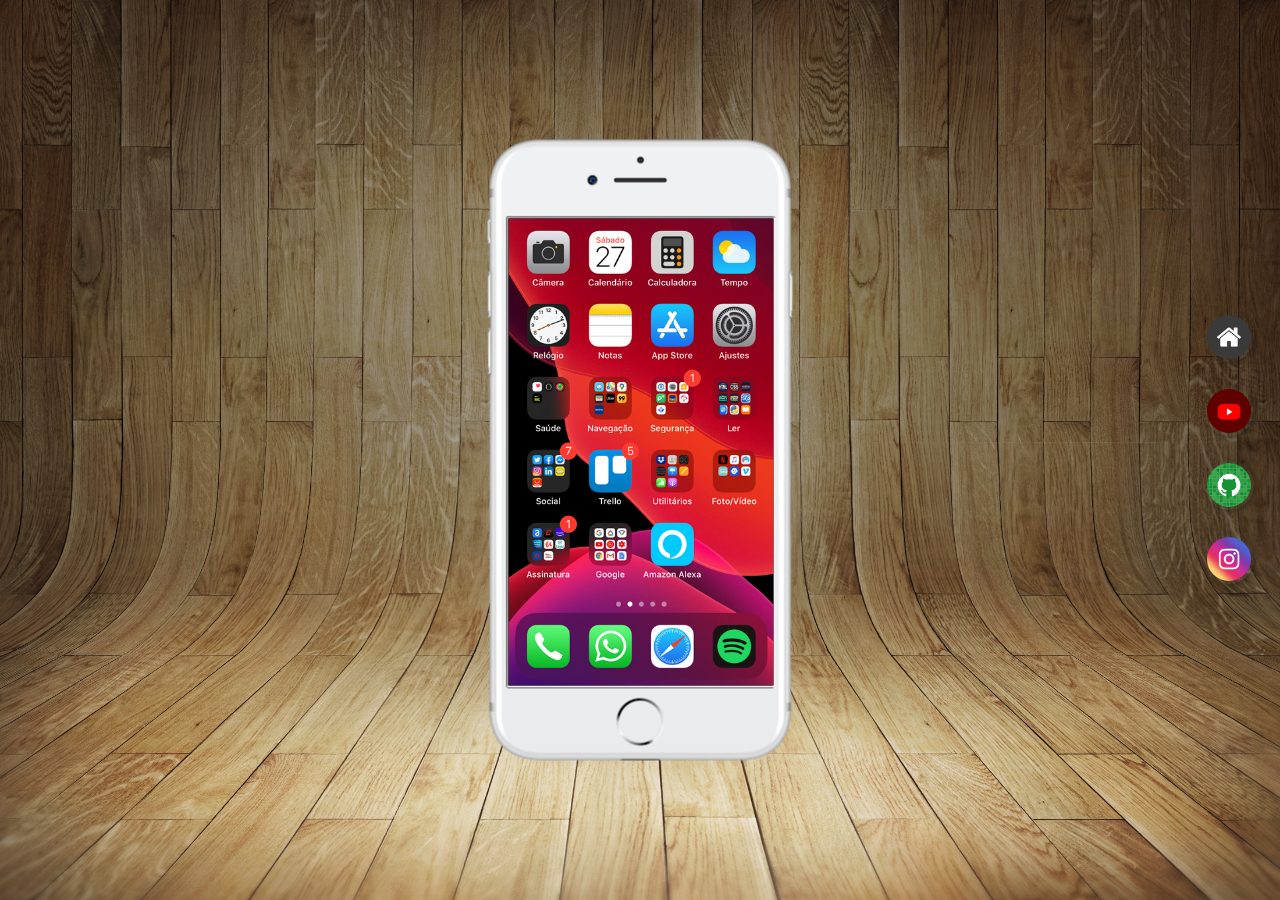
<file: index.html>
<!DOCTYPE html>
<html lang="pt-BR">
<head>
    <meta charset="UTF-8">
    <meta name="viewport" content="width=device-width, initial-scale=1.0">
    <title>Projeto Redes Sociais</title>
    <link rel="shortcut icon" href="favicon.ico" type="image/x-icon">
    <link rel="stylesheet" href="estilos/style.css">
</head>
<body>
    <main>
        <section id="celular">
            <iframe src="home.html" name="tela" id="tela"></iframe>
        </section>
        <section id="redes-sociais">
            <a href="home.html" target="tela"><img src="pacote-d013/imagens/logo-home.jpg" alt="Home"></a>
            <a href="youtube.html" target="tela"><img src="pacote-d013/imagens/logo-youtube.jpg" alt="Youtube"></a>
            <a href="github.html" target="tela"><img src="pacote-d013/imagens/logo-github.jpg" alt="Github"></a>
            <a href="instagram.html" target="tela"><img src="pacote-d013/imagens/logo-instagram.jpg" alt="Instagram"></a>
        </section>
    </main>
</body>
</html>
</file>
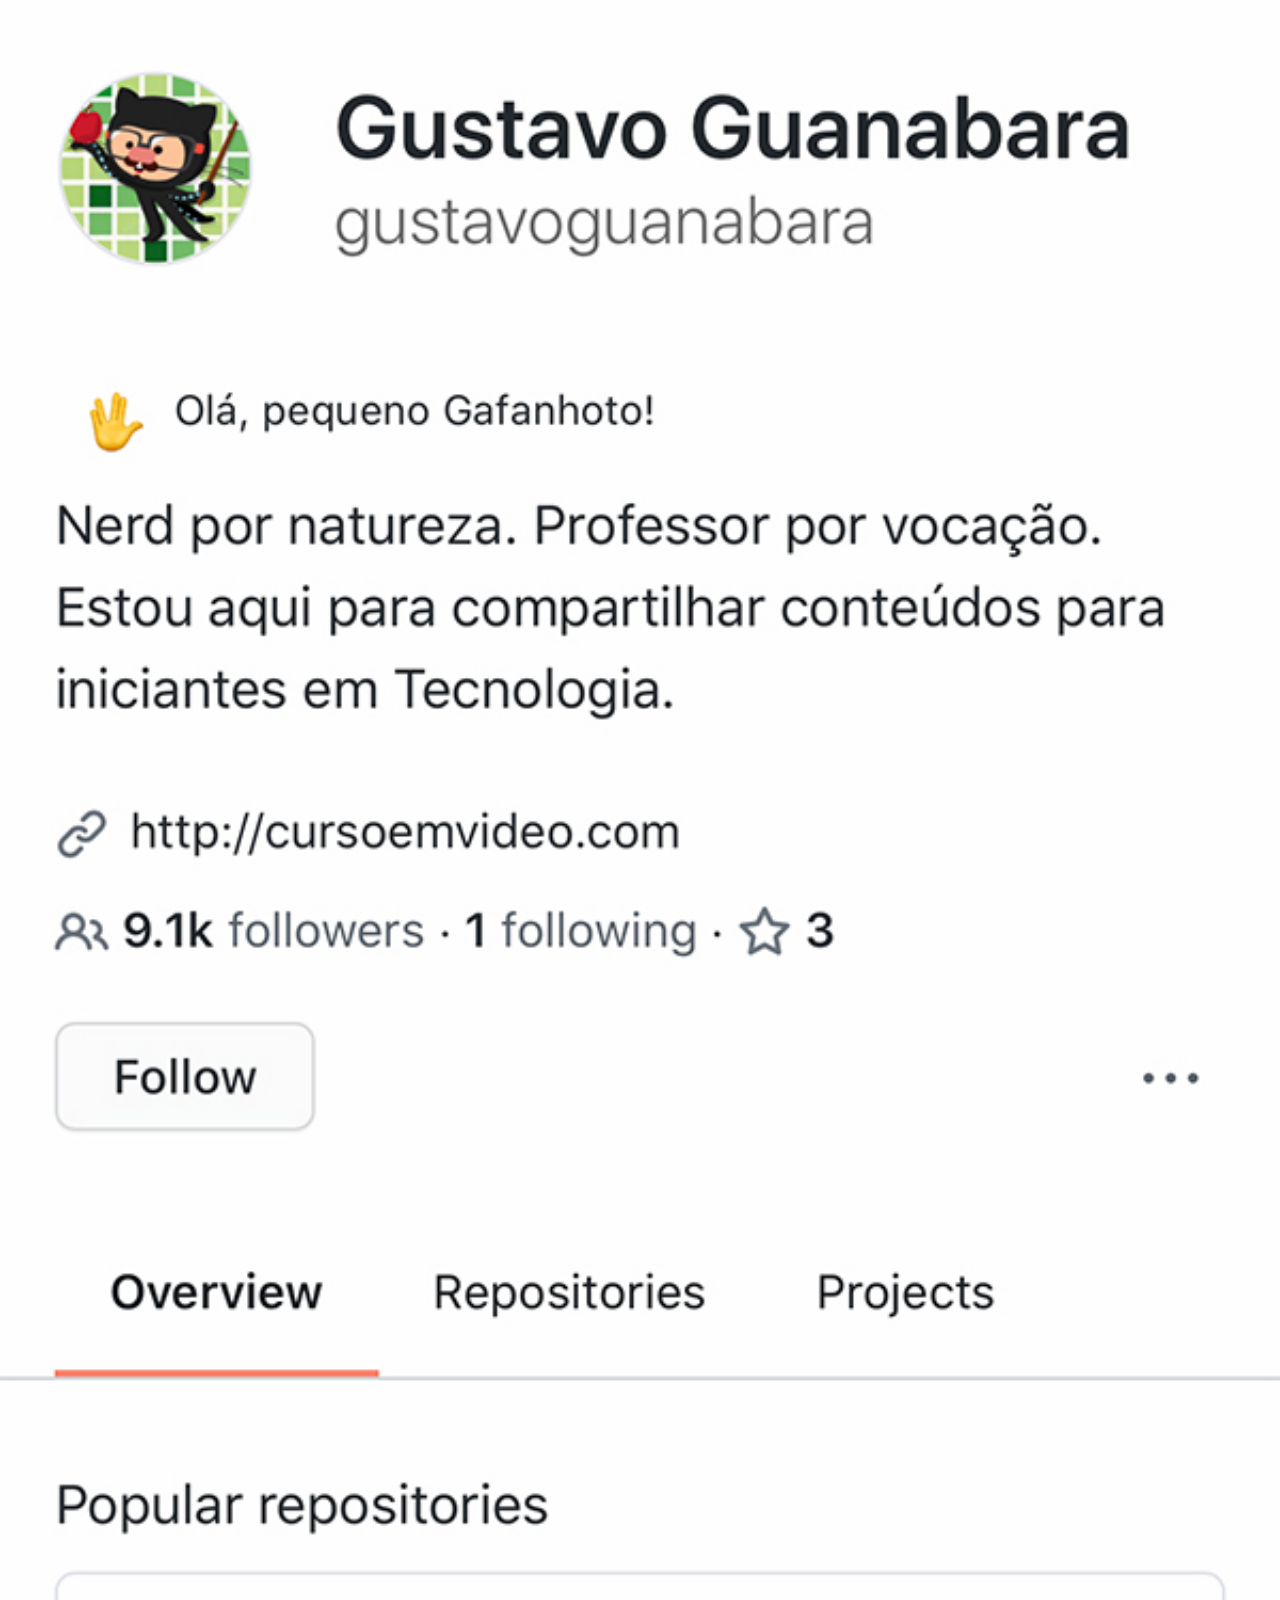
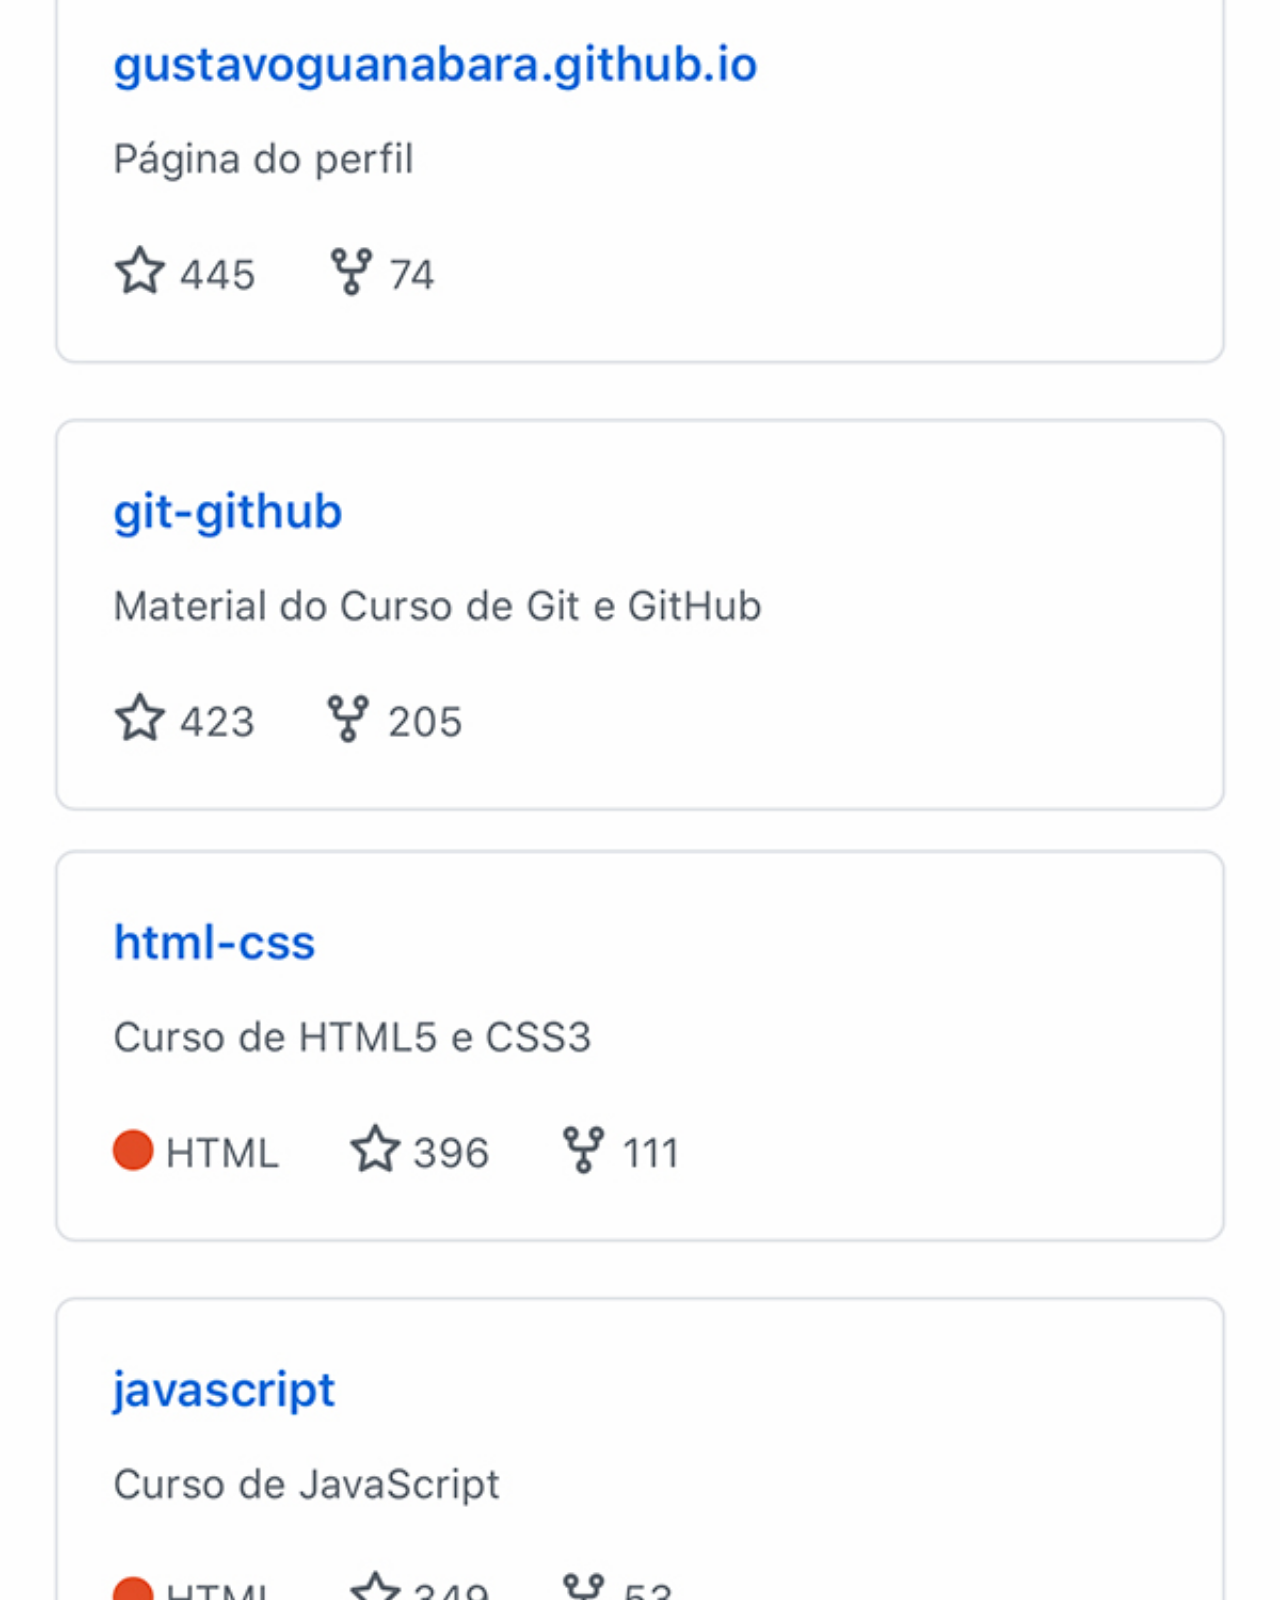
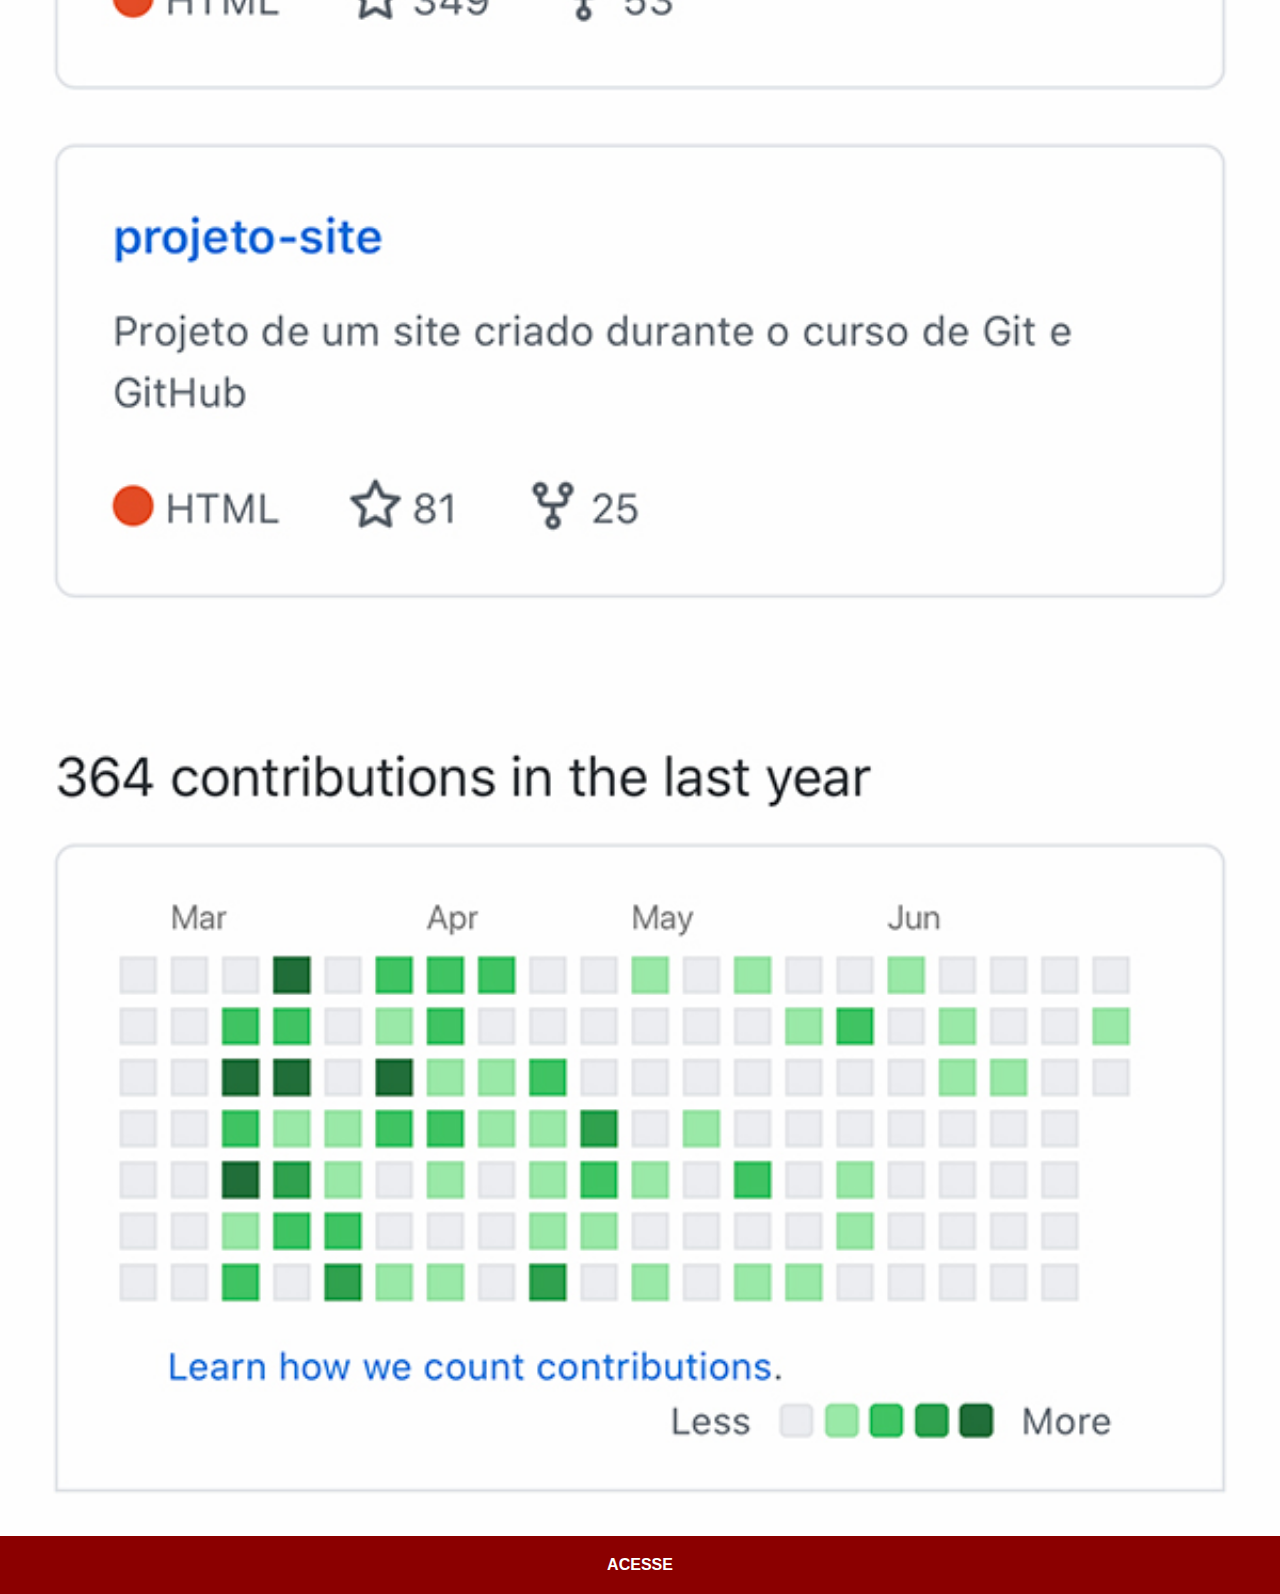
<file: github.html>
<!DOCTYPE html>
<html lang="pt-BR">
<head>
    <meta charset="UTF-8">
    <meta name="viewport" content="width=device-width, initial-scale=1.0">
    <title>Github</title>
    <link rel="stylesheet" href="estilos/social.css">
</head>
<body>
    <img src="pacote-d013/imagens/tela-github.jpg" alt="Github">
    <a href="https://github.com/NicholasRieger" target="_blank" rel="noopener noreferrer">ACESSE</a>
</body>
</html>
</file>
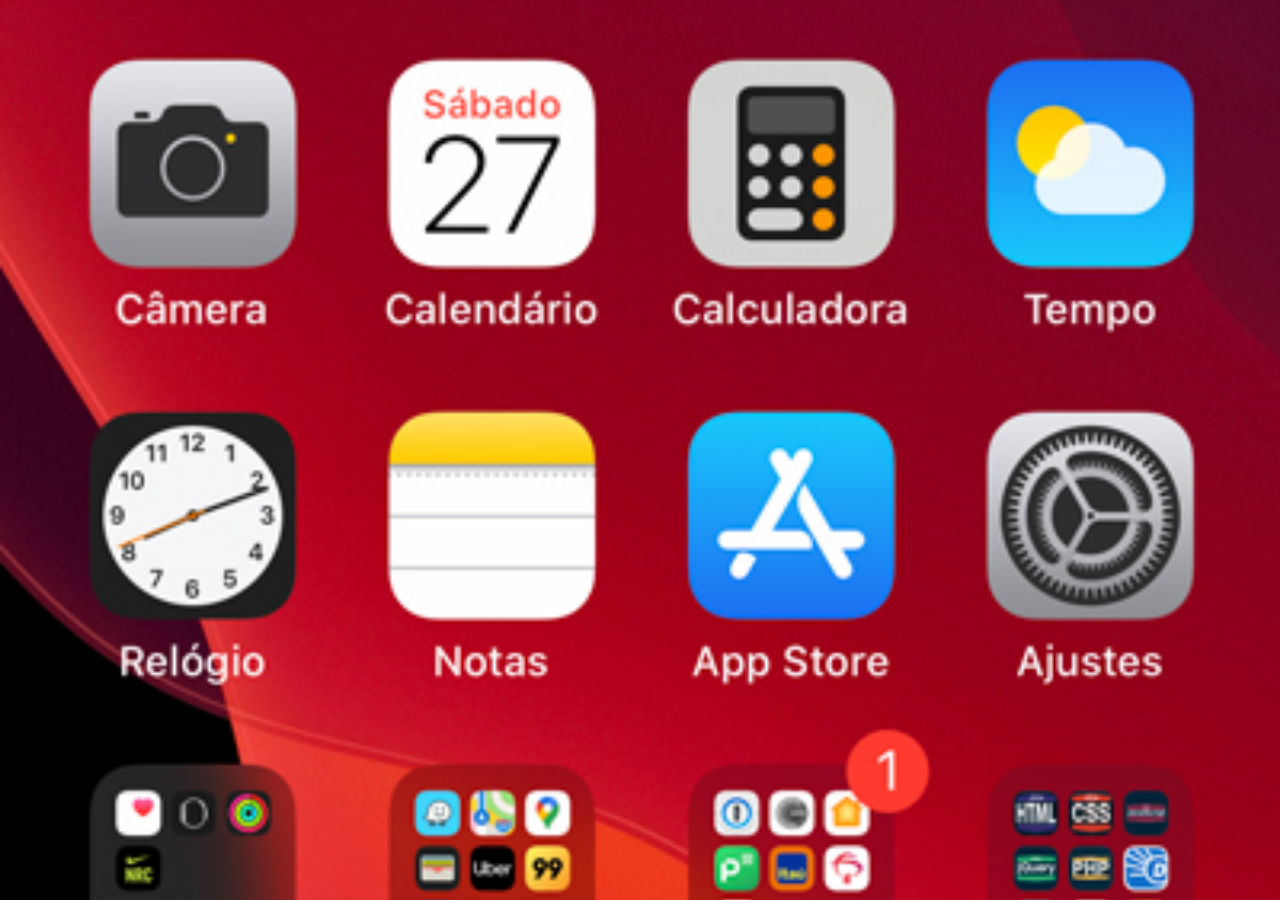
<file: home.html>
<!DOCTYPE html>
<html lang="pt-BR">
<head>
    <meta charset="UTF-8">
    <meta name="viewport" content="width=device-width, initial-scale=1.0">
    <title>Home</title>
    <style>
        *{
            margin: 0px;
            padding: 0px;
        }

        body{
            width: 100vw;
            height: 100vh;
            background: black url('./pacote-d013/imagens/tela-home.jpg') top center / cover no-repeat;
        }
    </style>
</head>
<body>
    
</body>
</html>
</file>
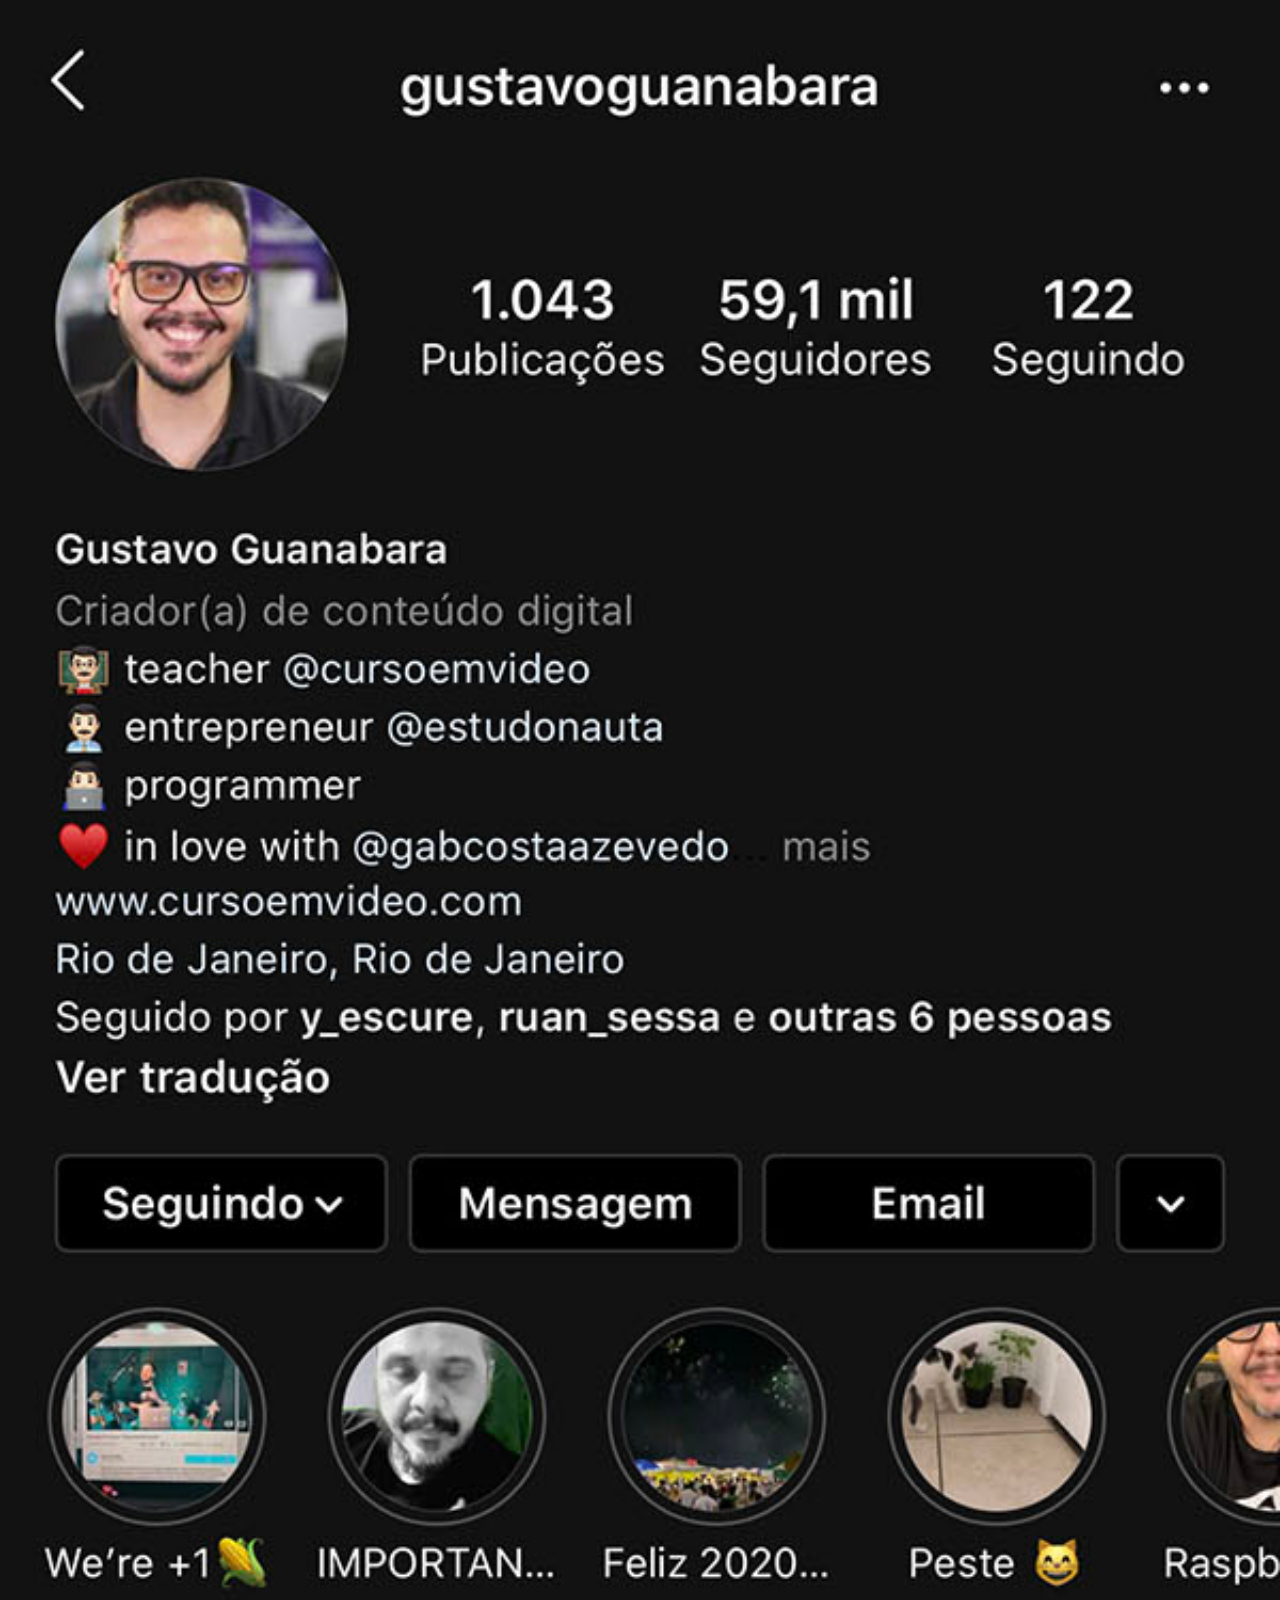
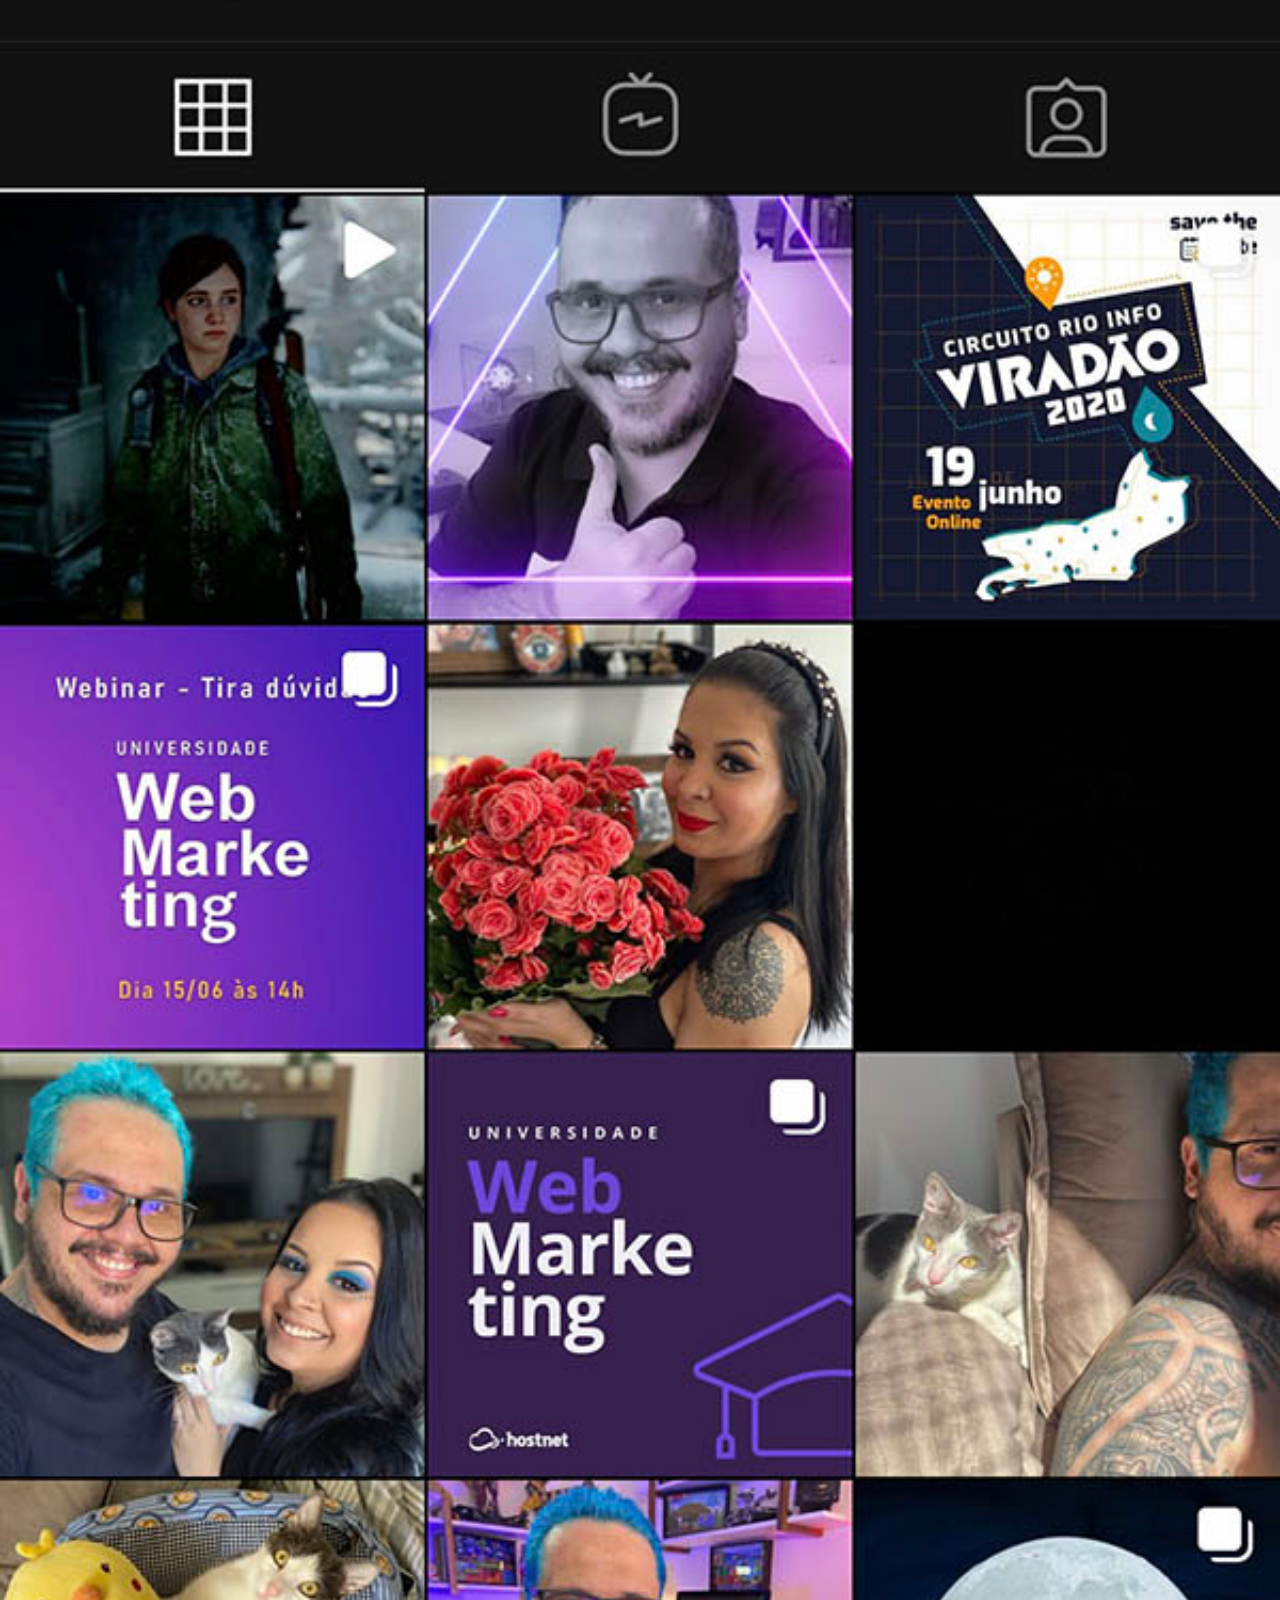
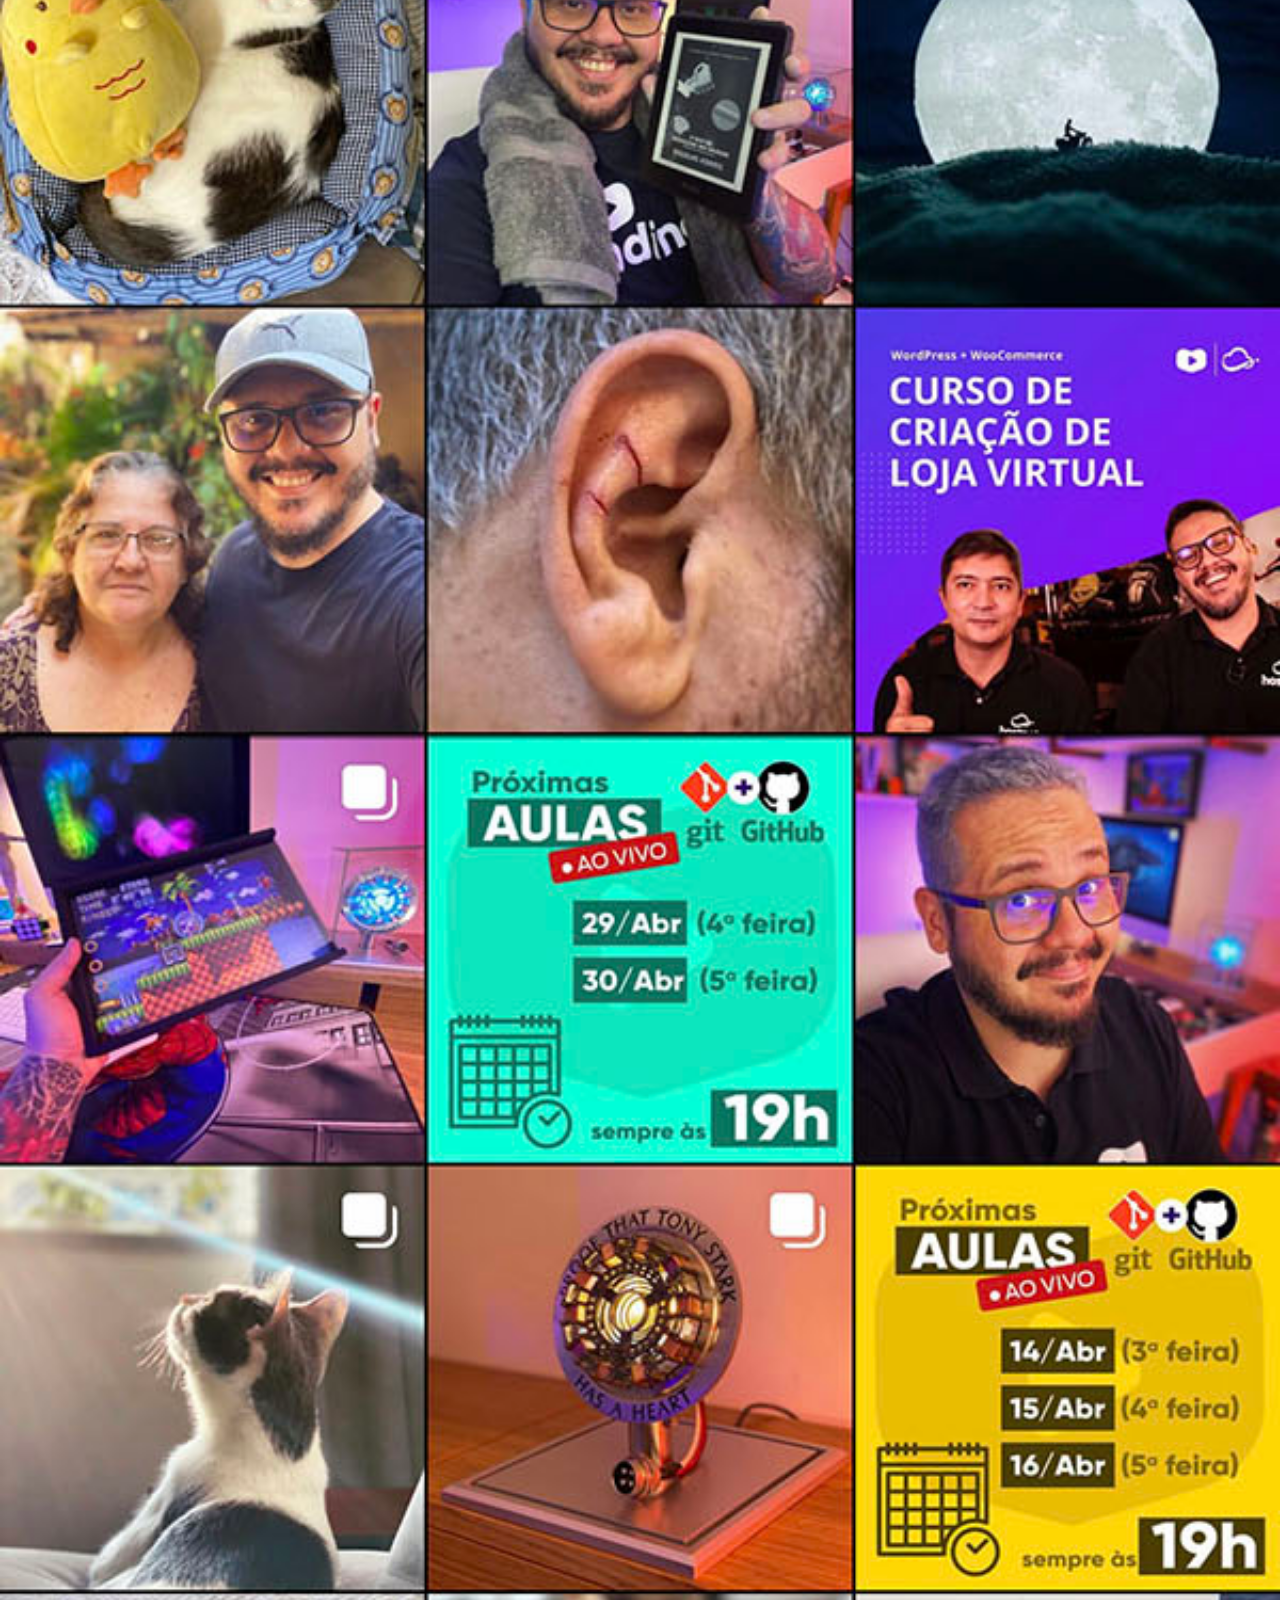
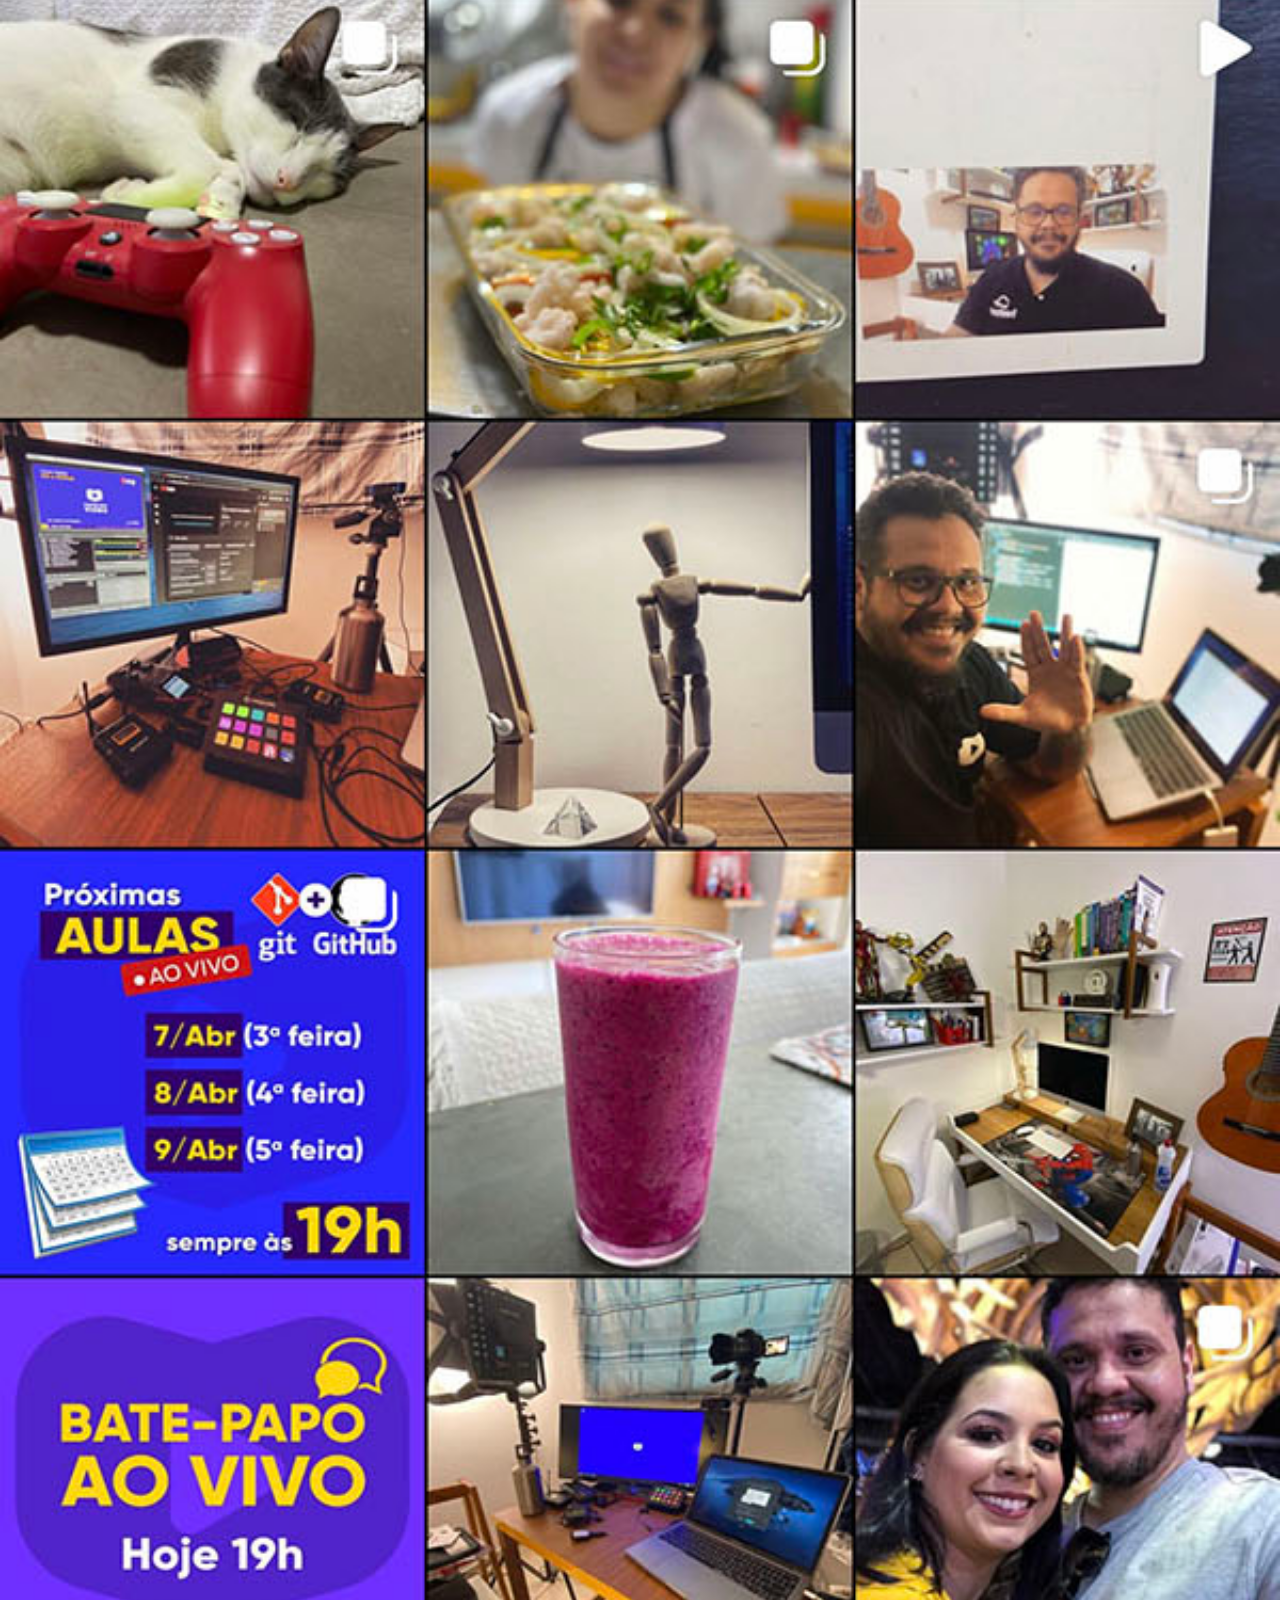
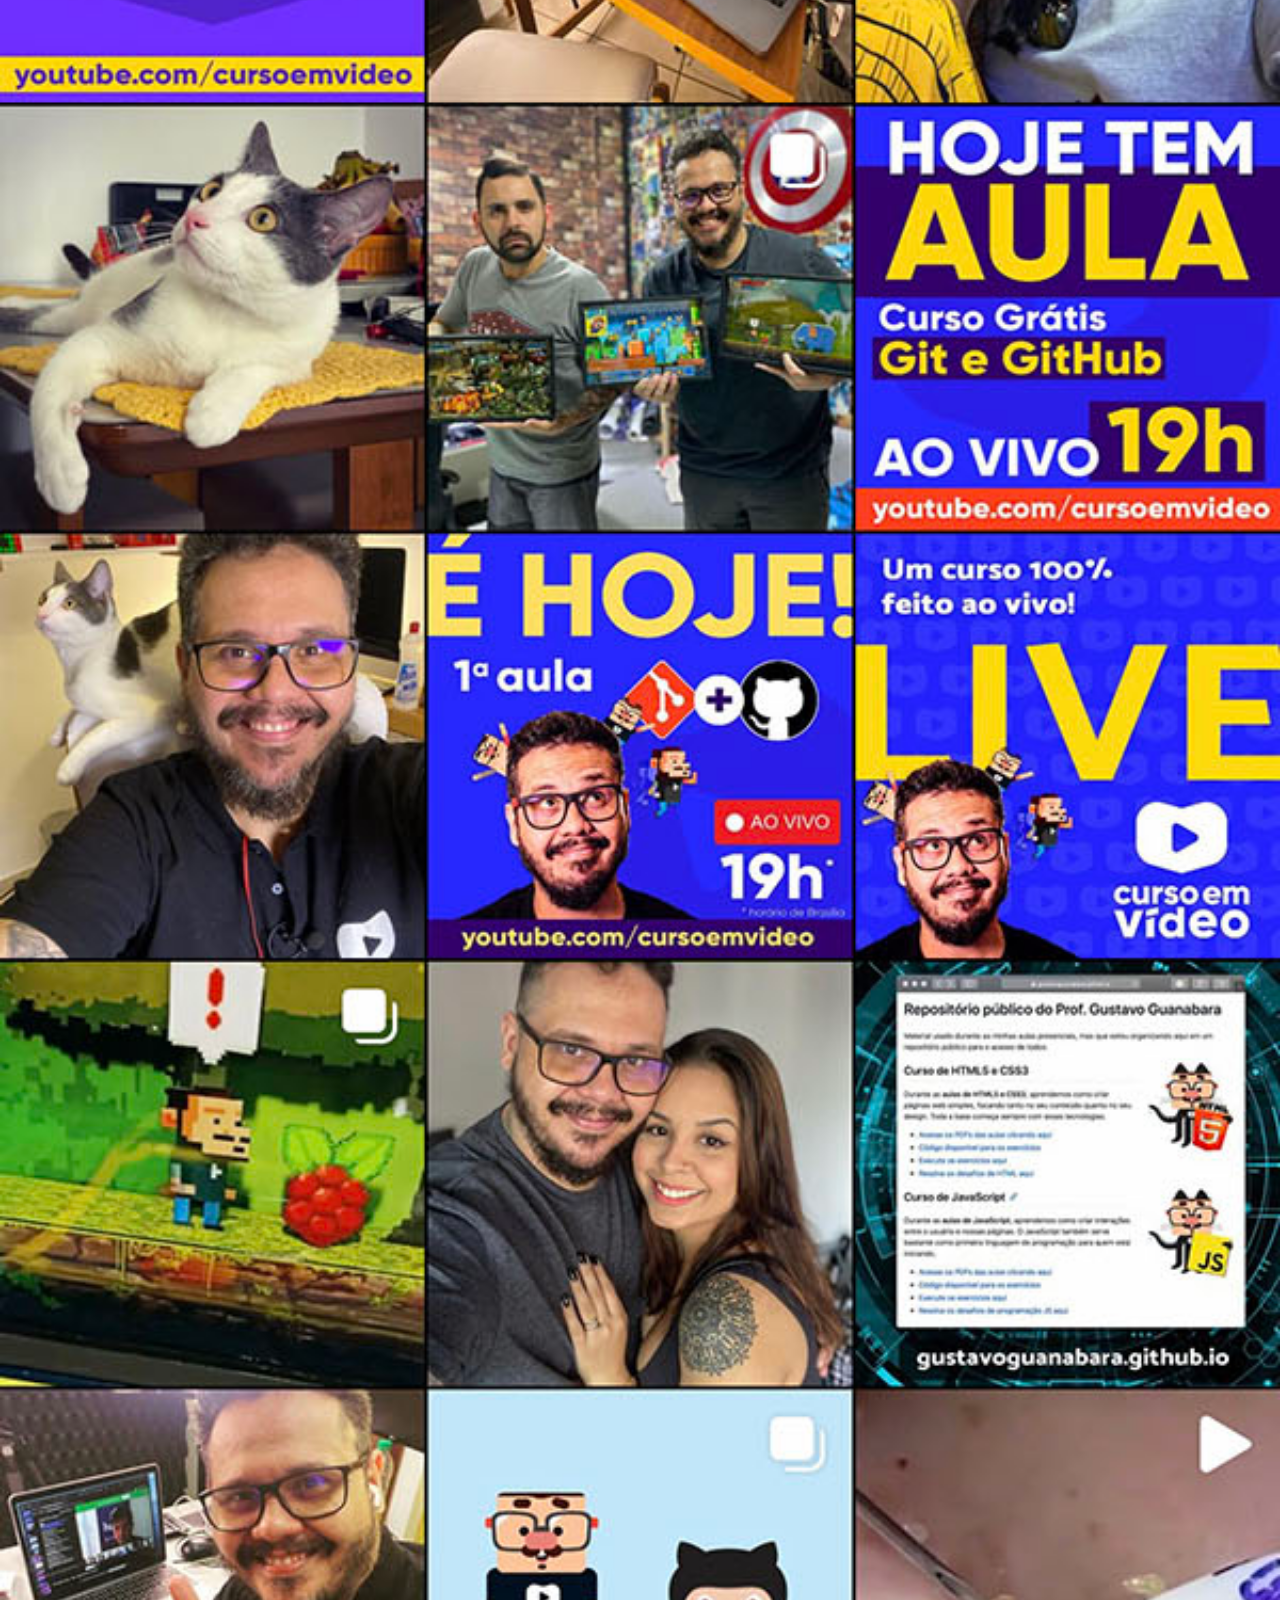
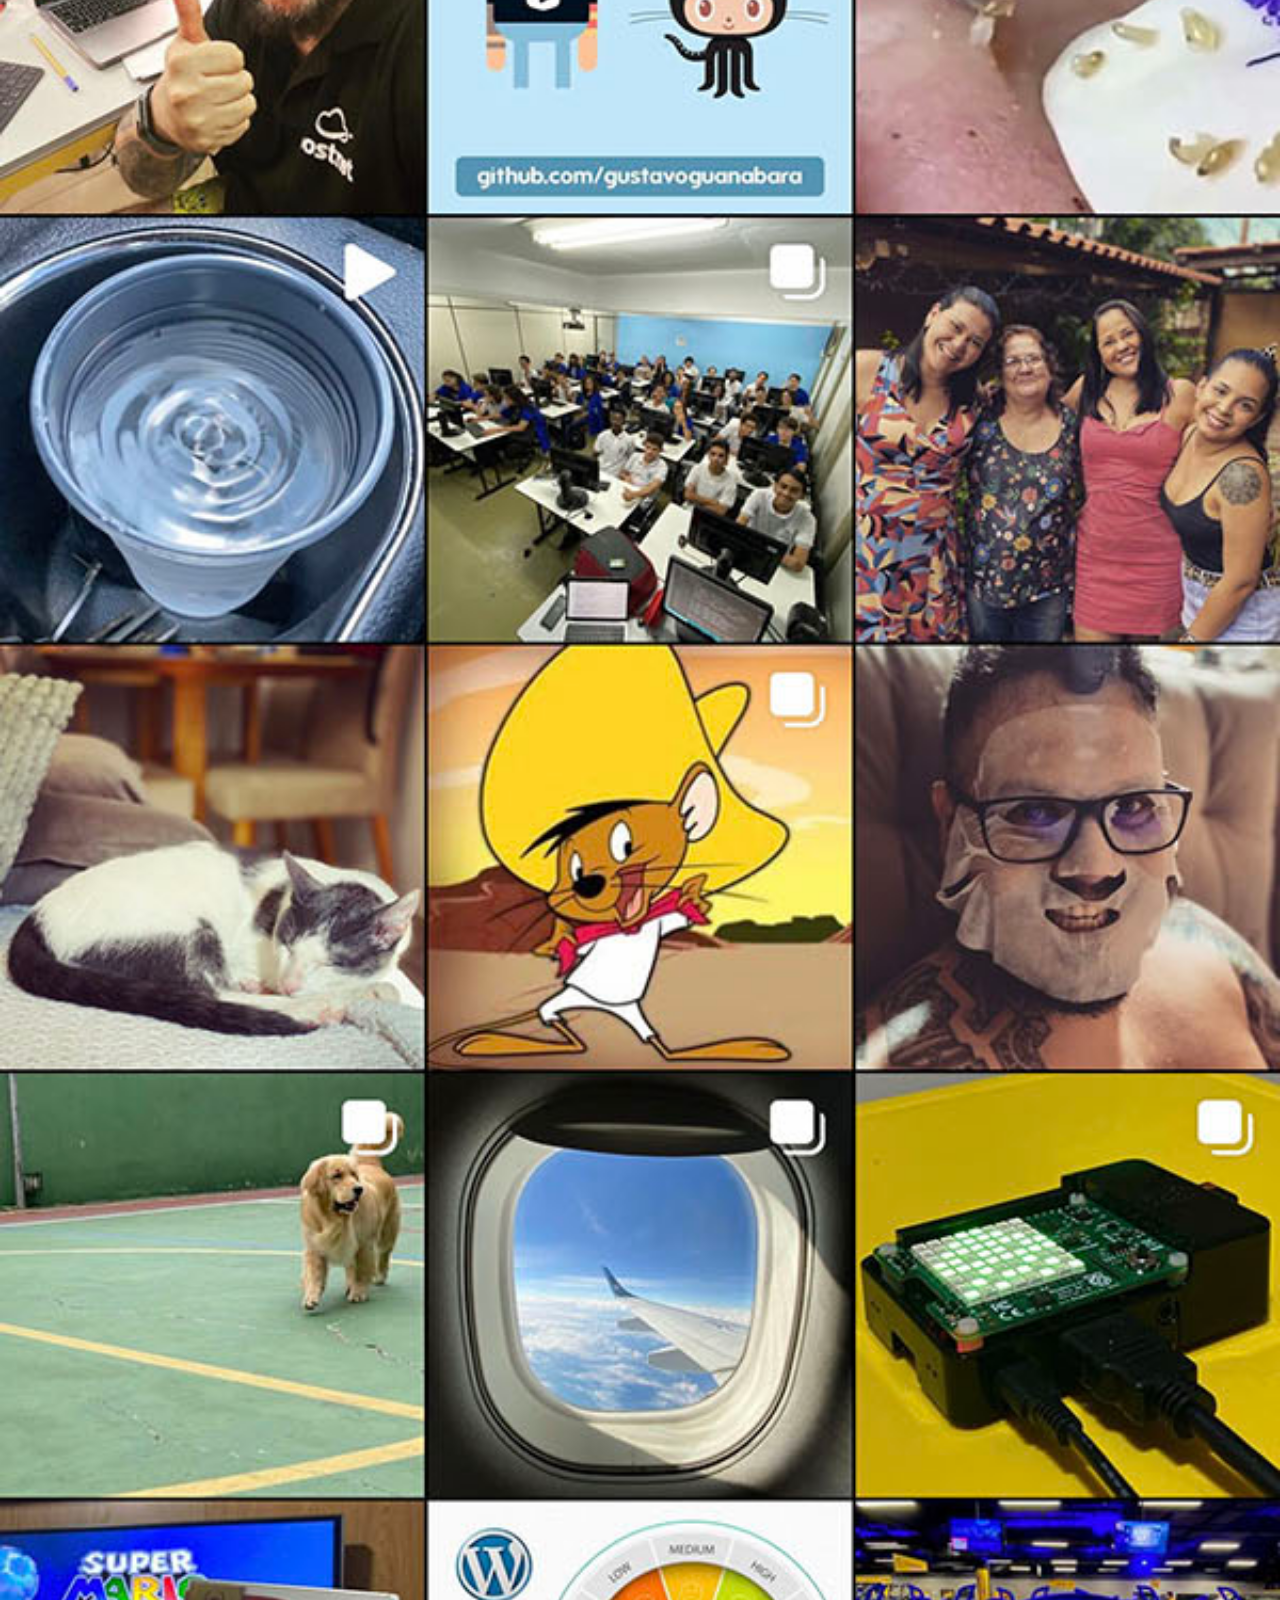
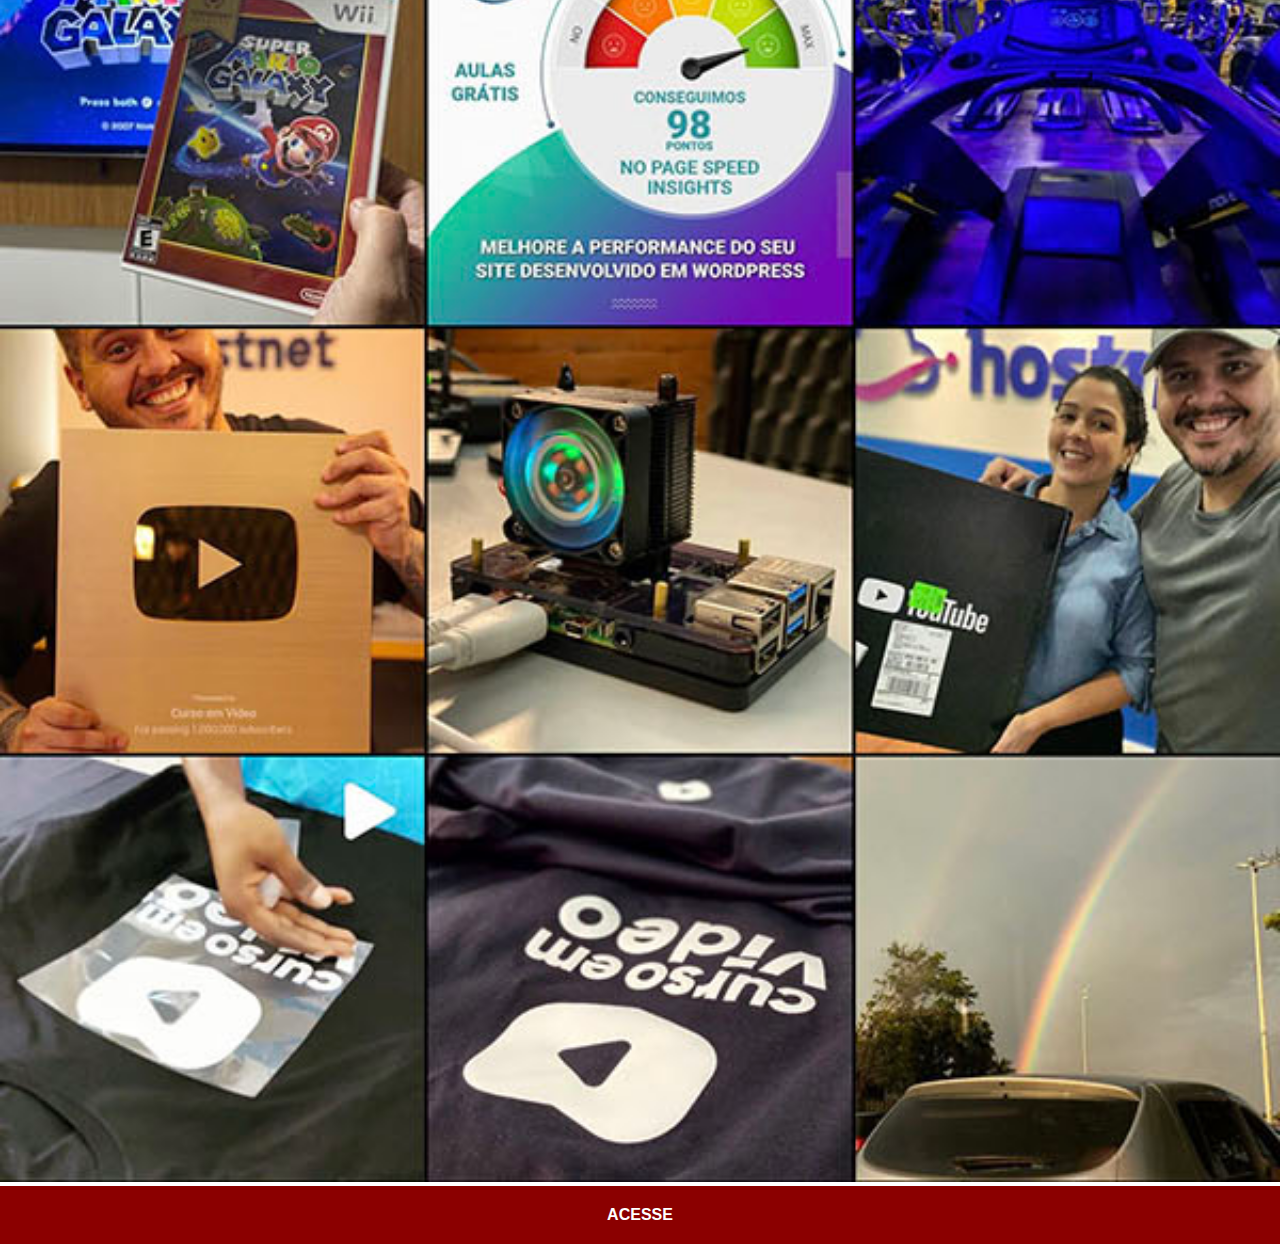
<file: instagram.html>
<!DOCTYPE html>
<html lang="pt-BR">
<head>
    <meta charset="UTF-8">
    <meta name="viewport" content="width=device-width, initial-scale=1.0">
    <title>Youtube</title>
    <link rel="stylesheet" href="estilos/social.css">
</head>
<body>
    <img src="pacote-d013/imagens/tela-instagram.jpg" alt="Instagram">
    <a href="https://www.instagram.com/lausnico_/" target="_blank" rel="noopener noreferrer">ACESSE</a>
</body>
</html>
</file>
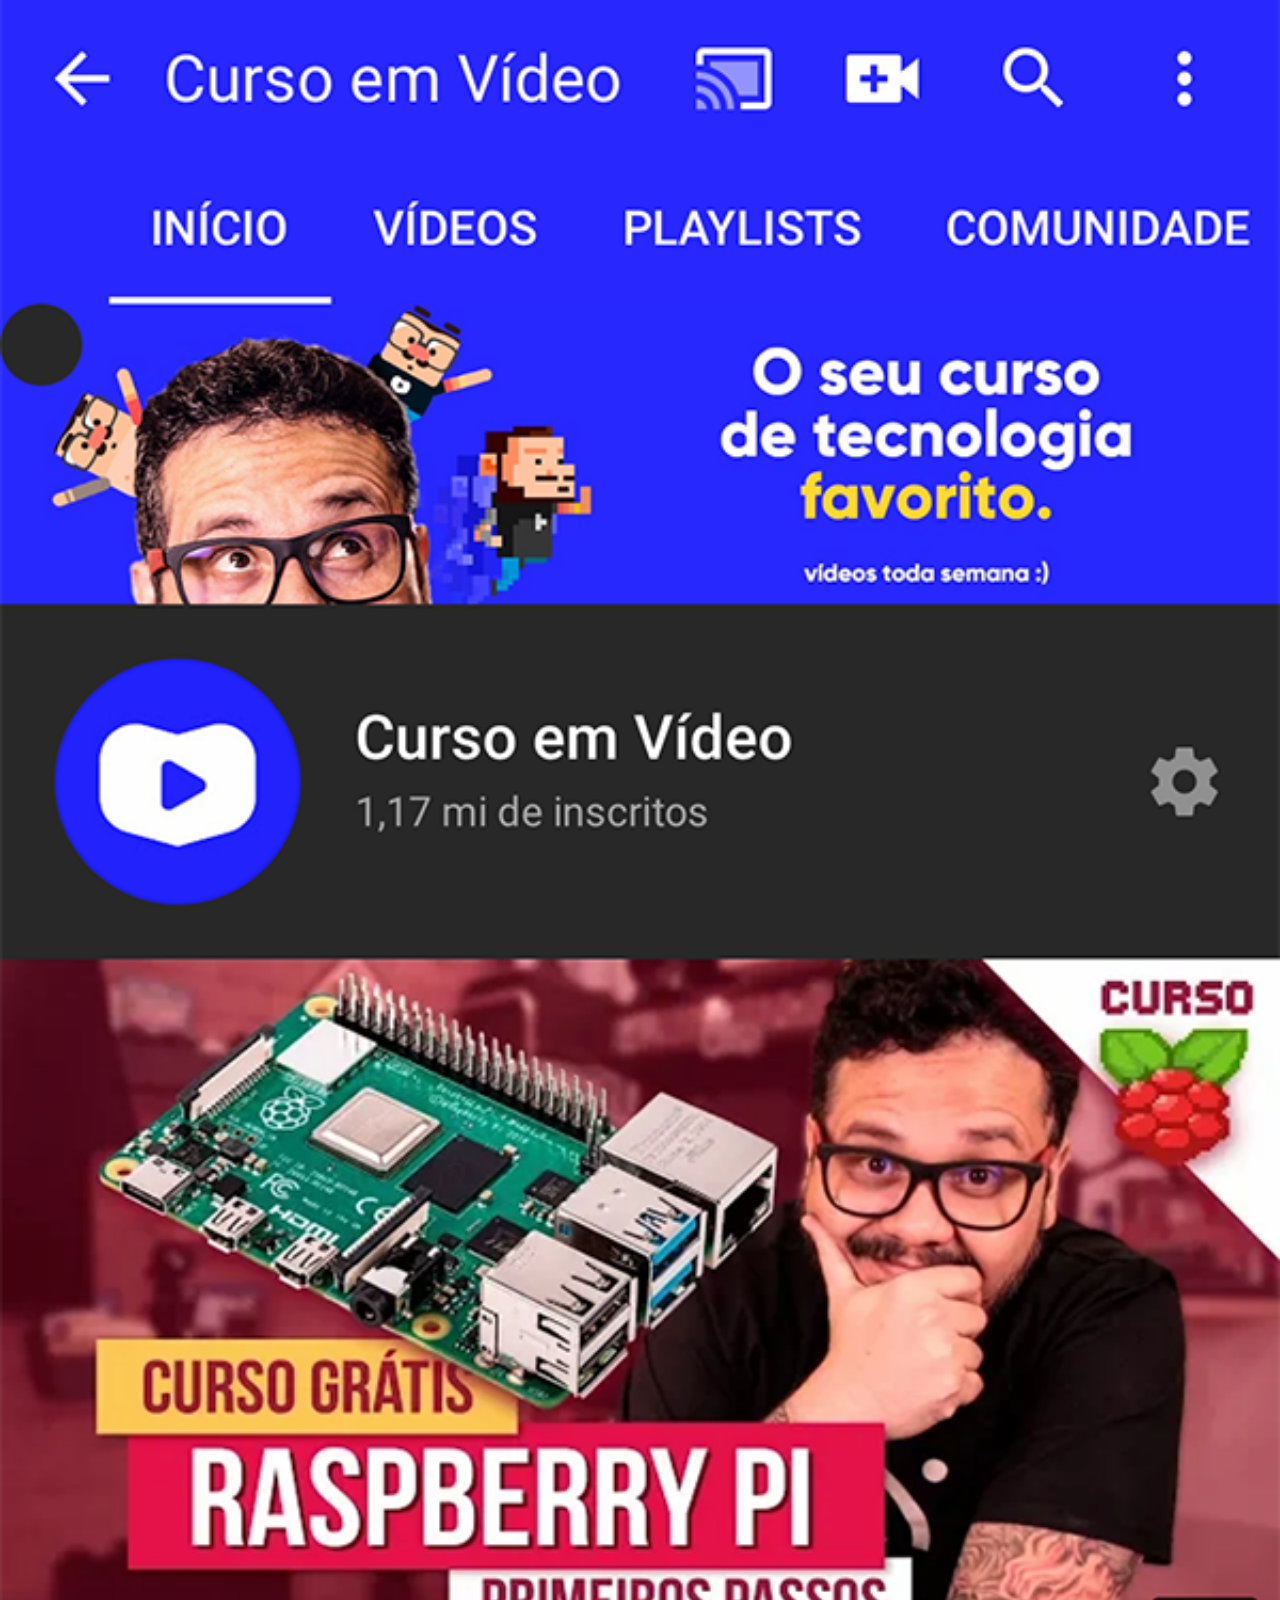
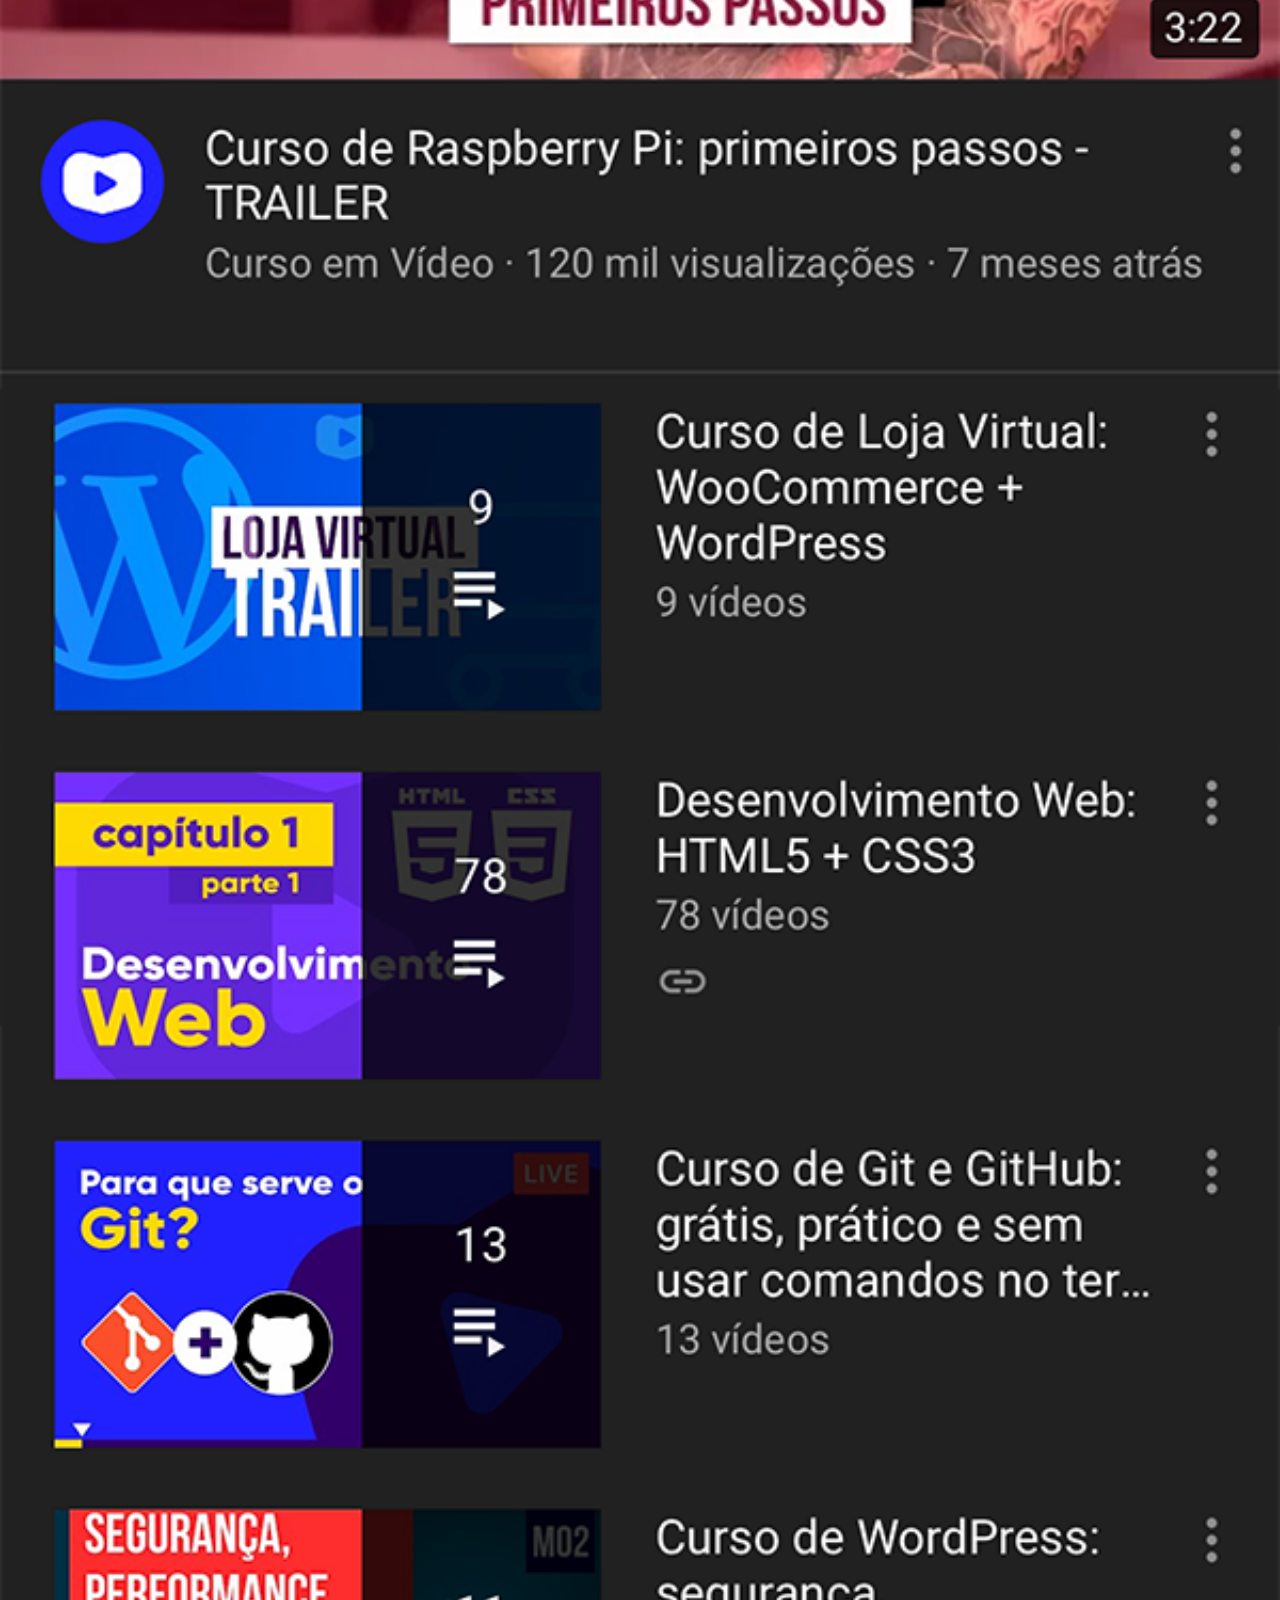
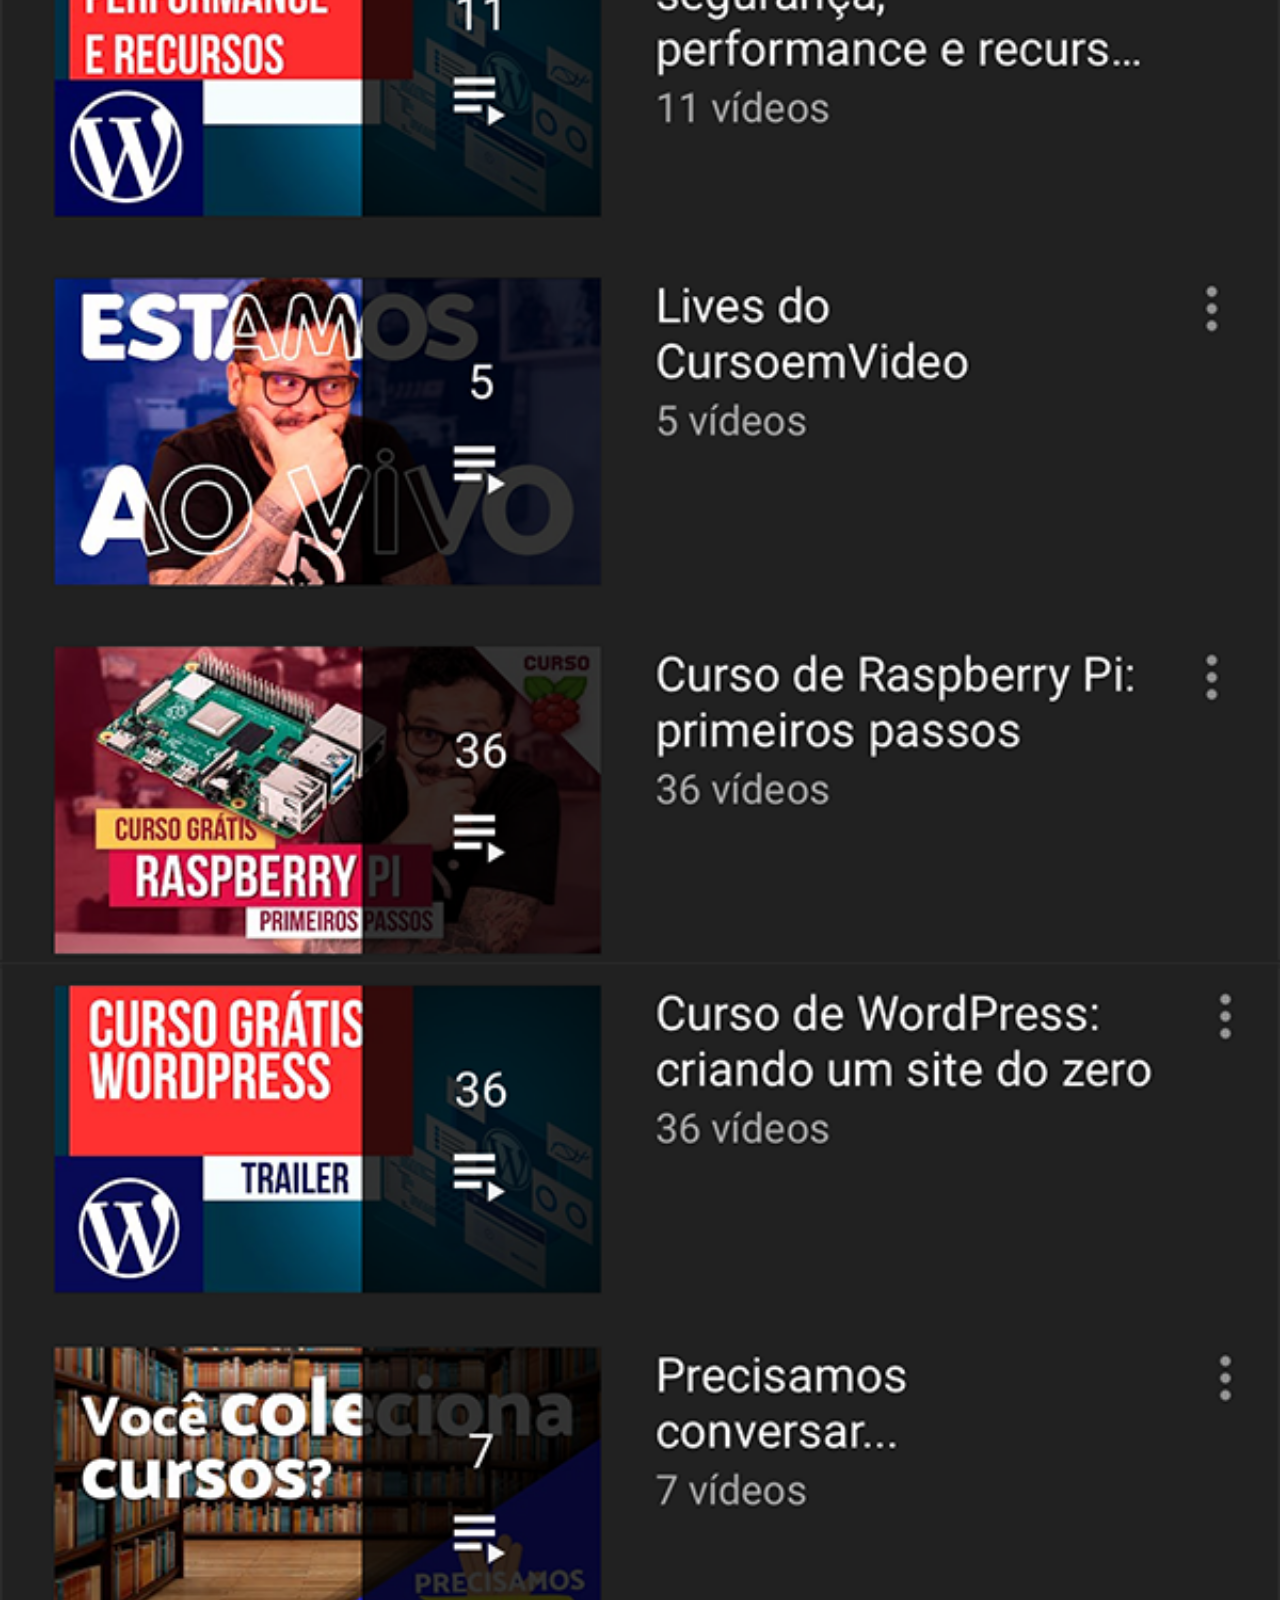
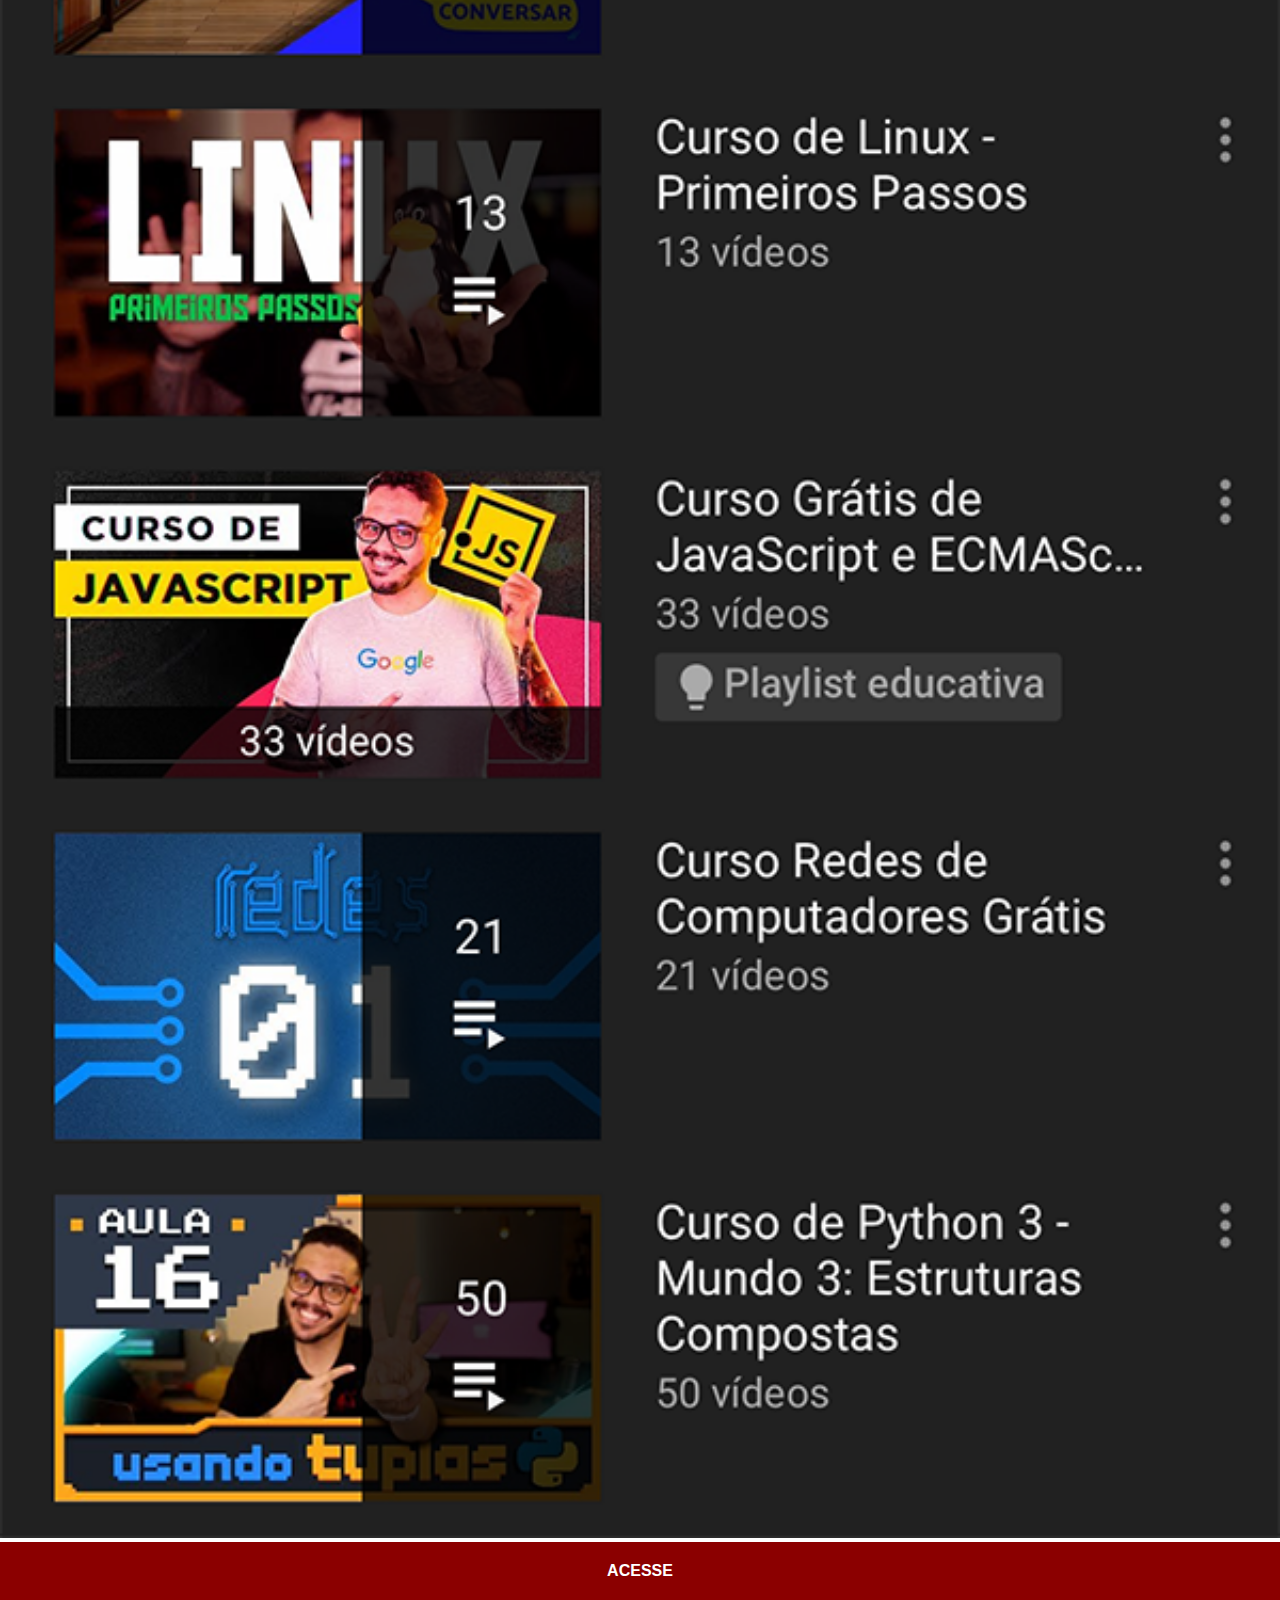
<file: youtube.html>
<!DOCTYPE html>
<html lang="pt-BR">
<head>
    <meta charset="UTF-8">
    <meta name="viewport" content="width=device-width, initial-scale=1.0">
    <title>Youtube</title>
    <link rel="stylesheet" href="estilos/social.css">
</head>
<body>
    <img src="pacote-d013/imagens/tela-youtube.png" alt="">
    <a href="https://www.youtube.com/c/CursoemV%C3%ADdeo/playlists" target="_blank" rel="noopener noreferrer">ACESSE</a>
</body>
</html>
</file>
<file: estilos/style.css>
@charset "UTF-8";

*{
    margin: 0px;
    padding: 0px;
    font-family: Arial, Helvetica, sans-serif;
    box-sizing: border-box;
}

html,body {
    min-height: 100vh;
    width: 100%;
    overflow-x: hidden;
    background-color: black;
}

body{
    background: url('../pacote-d013/imagens/fundo-madeira.jpg') top center / cover;
}

main{
    position: relative;
    min-height: 100vh;
}

#celular{
    position: absolute;
    top: 50%;
    left: 50%;
    transform: translate(-50%, -50%);
    height: 627px;
    width: 311px;
    background: url(../pacote-d013/imagens/frame-iphone.png) top center / cover no-repeat fixed;
}

#tela{
    position: relative;
    top: 80px;
    left: 22px;
    width: 269px;
    height: 471px;
}

a{
    display: block;
}

#redes-sociais{
    text-align: right;
    position: fixed;
    right: 16px;
    top: 50%;
    transform:translateY(-50%) ;
}

#redes-sociais img{
    border: 3px solid transparent;
    width: 50px;
    margin: 10px;
    border-radius: 50%;
    box-shadow: 2px 2px 5px rgba(22, 22, 22, 0.400);
    transition: 
        transform 0.25s ease,
        border .3s;
}

#redes-sociais img:hover{
    border: 3px solid white;
    transform: translate(-3px, -3px);
    box-shadow: 5px 5px 10px rgba(0, 0, 0, 0.623);
}
</file>
<file: estilos/social.css>
* {
    margin: 0;
    padding: 0;
    font-family: Arial, Helvetica, sans-serif;
}

::-webkit-scrollbar {
    width: 0px;
    height: 0px;
}

img {
    width: 100%;
}

a {
    display: block;
    background-color: darkred;
    color: white;
    padding: 20px;
    text-align: center;
    font-weight: bolder;
    text-decoration: none;
}

a:hover {
    background-color: rgb(196, 12, 12);
}
</file>
